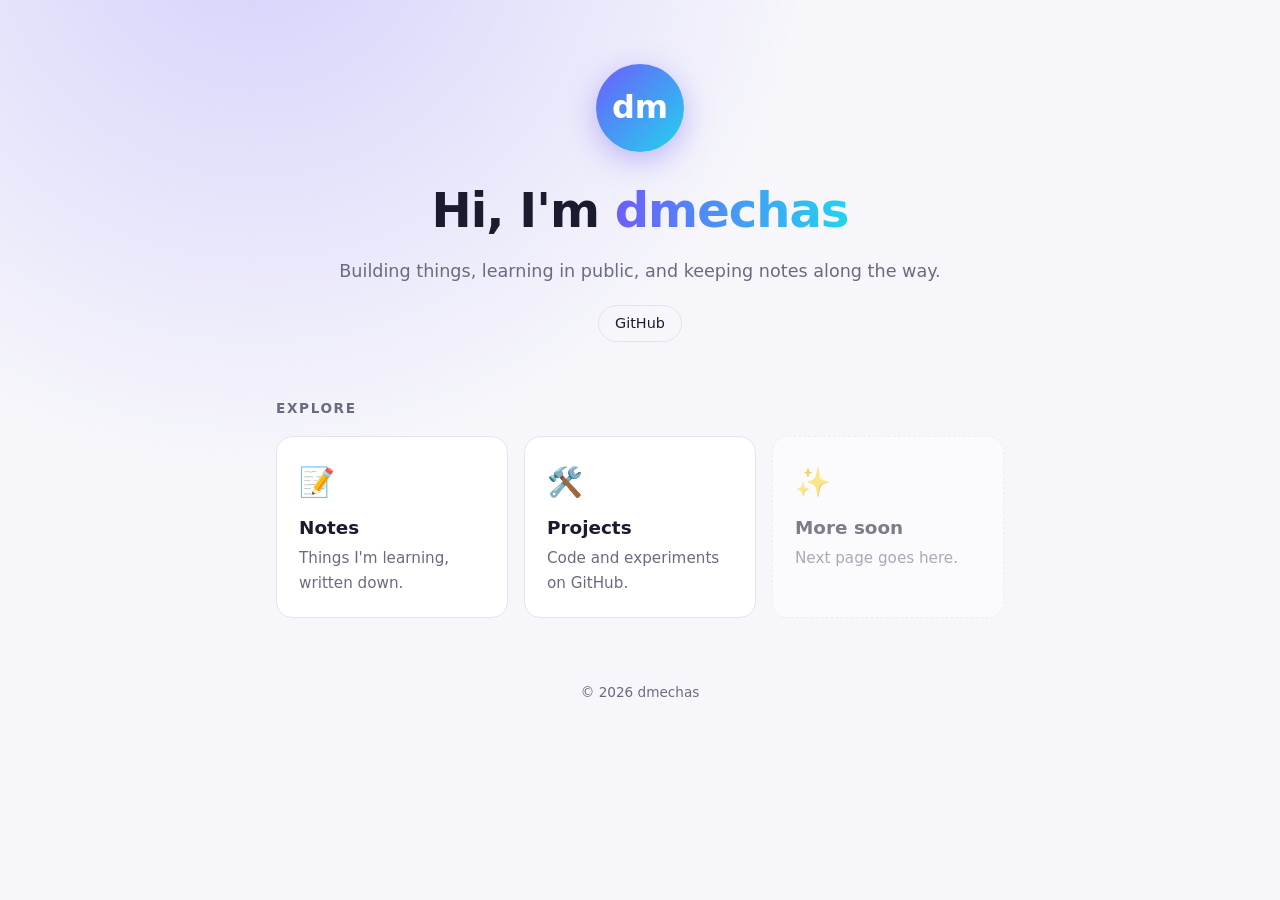
<file: index.html>
<!doctype html>
<html lang="en">
<head>
  <meta charset="utf-8">
  <meta name="viewport" content="width=device-width, initial-scale=1">
  <title>dmechas</title>
  <meta name="description" content="Personal site of dmechas: notes, learnings and projects.">
  <link rel="stylesheet" href="style.css">
</head>
<body>
  <main class="wrap">
    <header class="hero">
      <div class="avatar" aria-hidden="true">dm</div>
      <h1>Hi, I'm <span class="accent">dmechas</span></h1>
      <p class="tagline">Building things, learning in public, and keeping notes along the way.</p>
      <nav class="social">
        <a href="https://github.com/dmechas">GitHub</a>
      </nav>
    </header>

    <section>
      <h2>Explore</h2>
      <div class="grid">
        <!-- Add a new card by copying one of these <a> blocks. -->
        <a class="card" href="https://dmechas.github.io/notes/">
          <span class="emoji">📝</span>
          <h3>Notes</h3>
          <p>Things I'm learning, written down.</p>
        </a>
        <a class="card" href="https://github.com/dmechas?tab=repositories">
          <span class="emoji">🛠️</span>
          <h3>Projects</h3>
          <p>Code and experiments on GitHub.</p>
        </a>
        <a class="card soon" aria-disabled="true">
          <span class="emoji">✨</span>
          <h3>More soon</h3>
          <p>Next page goes here.</p>
        </a>
      </div>
    </section>

    <footer>© <span id="year"></span> dmechas</footer>
  </main>
  <script>document.getElementById('year').textContent = new Date().getFullYear();</script>
</body>
</html>
</file>
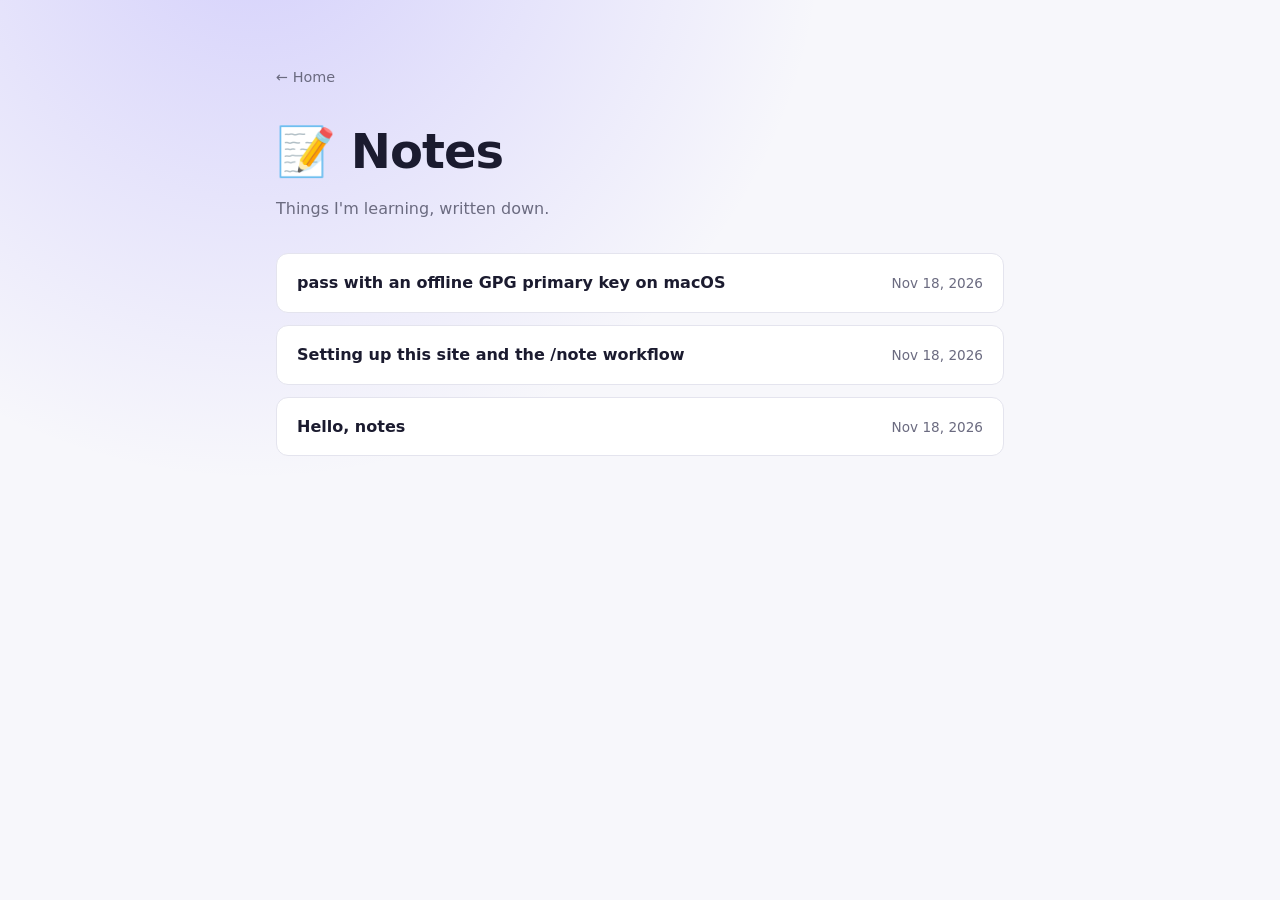
<file: notes/index.html>
<!doctype html>
<html lang="en">
<head>
  <meta charset="utf-8">
  <meta name="viewport" content="width=device-width, initial-scale=1">
  <title>Notes · dmechas</title>
  <meta name="description" content="Things I'm learning, written down.">
  <link rel="stylesheet" href="../style.css">
</head>
<body>
  <main class="wrap">
    <a class="back" href="../">← Home</a>
    <header class="page-title">
      <h1>📝 Notes</h1>
      <p>Things I'm learning, written down.</p>
    </header>

    <!-- Newest first. Add a new note by copying an <li> block. -->
    <ul class="notes">
      <li>
        <a href="pass-with-an-offline-gpg-primary-key-on-macos.html">
          <span class="title">pass with an offline GPG primary key on macOS</span>
          <time datetime="2026-11-18">Nov 18, 2026</time>
        </a>
      </li>
      <li>
        <a href="setting-up-this-site-and-the-note-workflow.html">
          <span class="title">Setting up this site and the /note workflow</span>
          <time datetime="2026-11-18">Nov 18, 2026</time>
        </a>
      </li>
      <li>
        <a href="hello-world.html">
          <span class="title">Hello, notes</span>
          <time datetime="2026-11-18">Nov 18, 2026</time>
        </a>
      </li>
    </ul>
  </main>
</body>
</html>
</file>
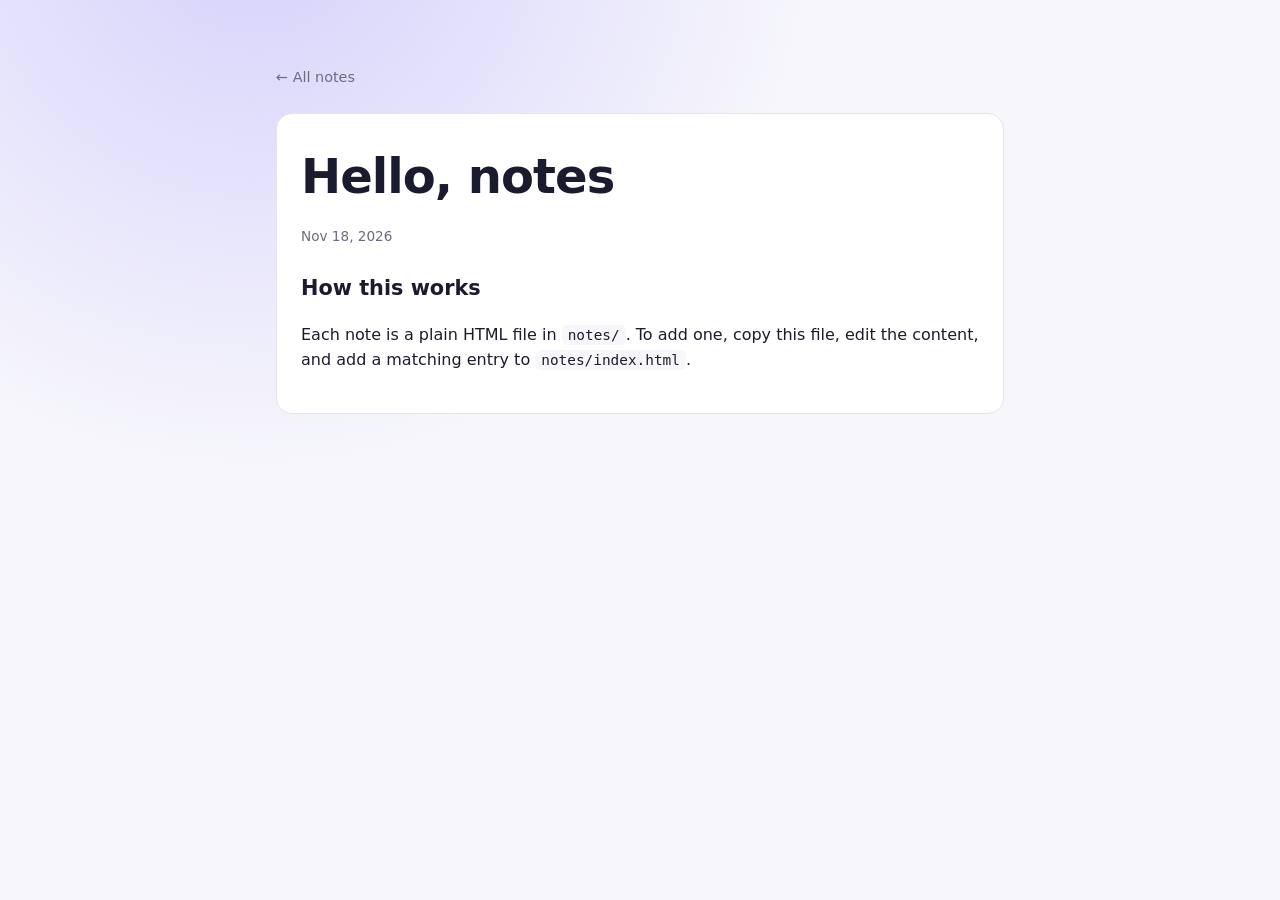
<file: notes/hello-world.html>
<!doctype html>
<html lang="en">
<head>
  <meta charset="utf-8">
  <meta name="viewport" content="width=device-width, initial-scale=1">
  <title>Hello, notes · dmechas</title>
  <link rel="stylesheet" href="../style.css">
</head>
<body>
  <main class="wrap">
    <a class="back" href="./">← All notes</a>
    <article class="article">
      <h1>Hello, notes</h1>
      <time datetime="2026-11-18">Nov 18, 2026</time>
      <h2>How this works</h2>
      <p>Each note is a plain HTML file in <code>notes/</code>. To add one, copy this file, edit the content, and add a matching entry to <code>notes/index.html</code>.</p>
    </article>
  </main>
</body>
</html>
</file>
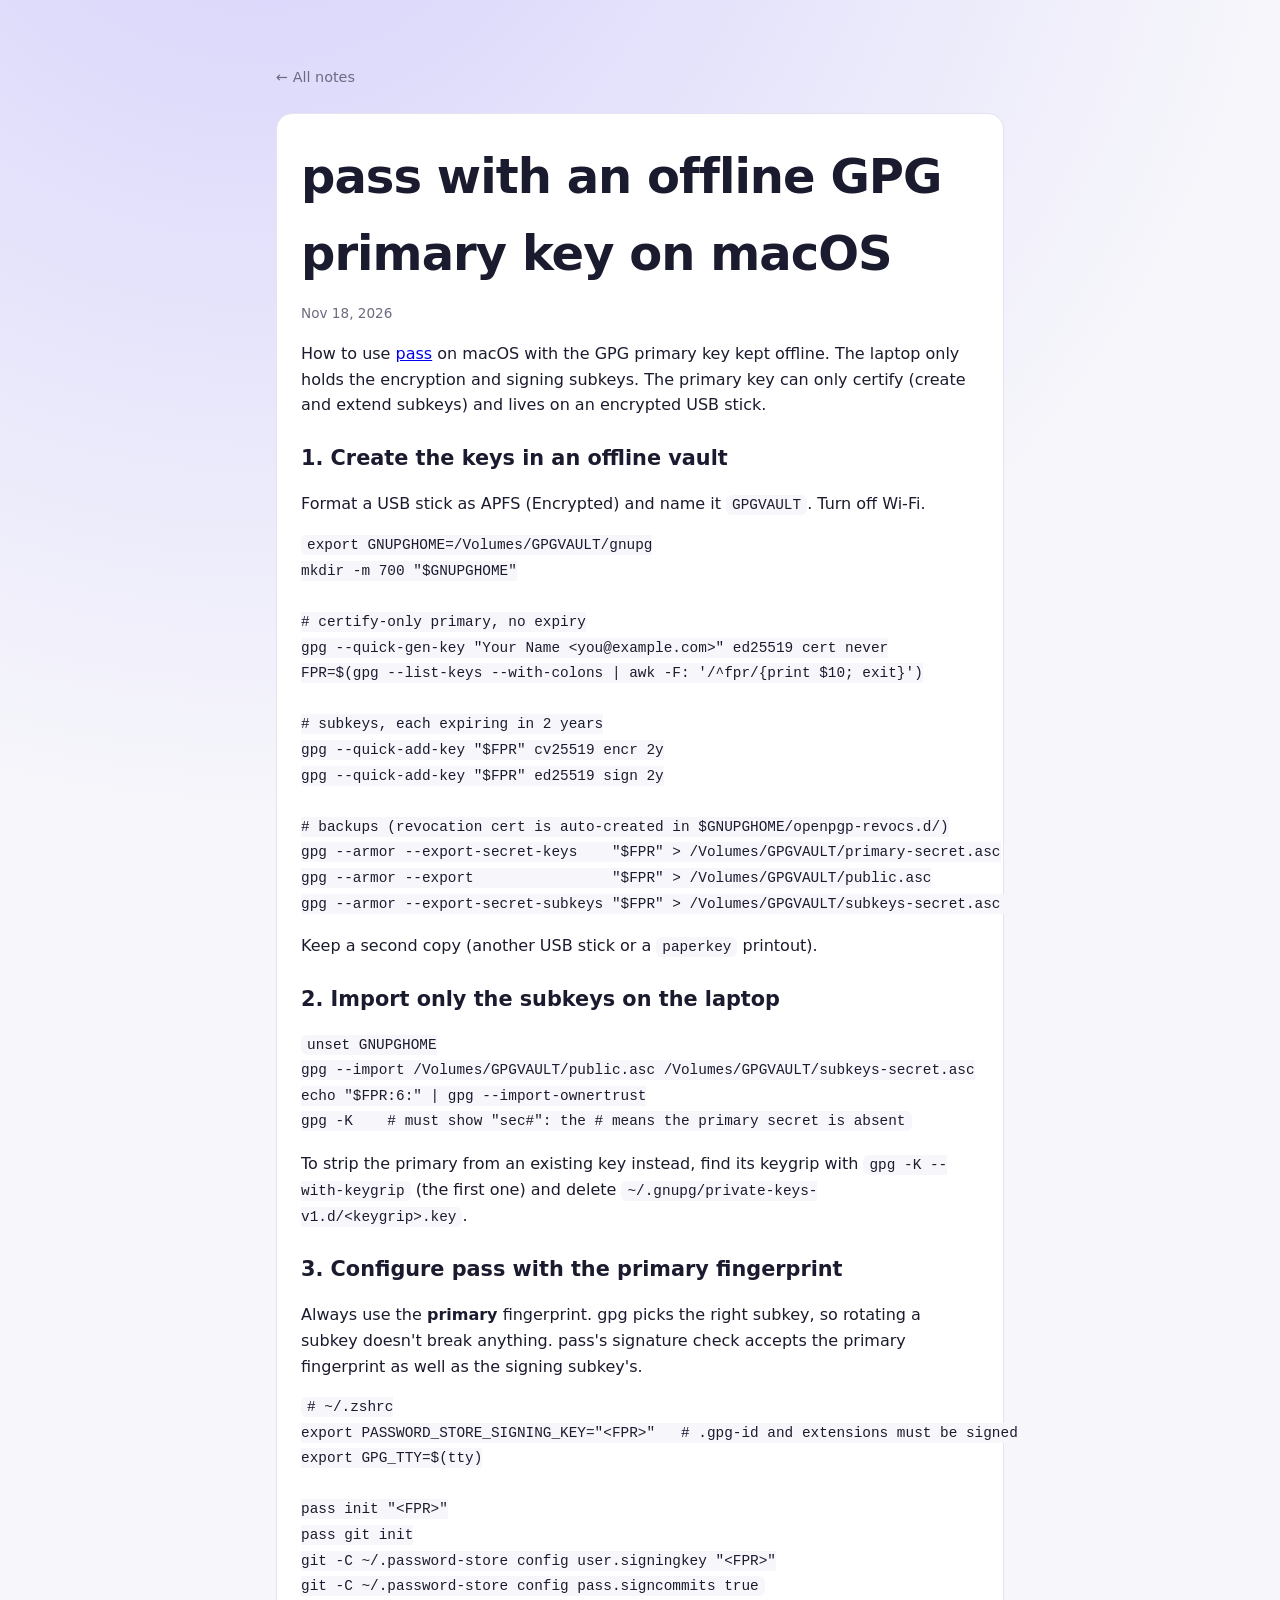
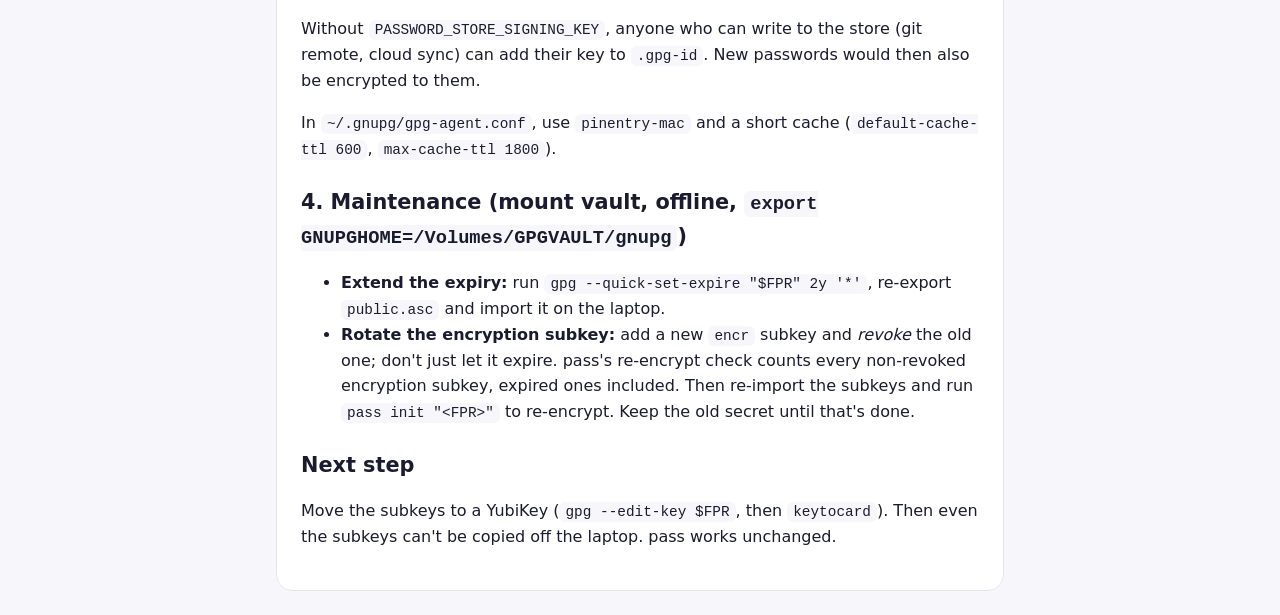
<file: notes/pass-with-an-offline-gpg-primary-key-on-macos.html>
<!doctype html>
<html lang="en">
<head>
  <meta charset="utf-8">
  <meta name="viewport" content="width=device-width, initial-scale=1">
  <title>pass with an offline GPG primary key on macOS · dmechas</title>
  <link rel="stylesheet" href="../style.css">
</head>
<body>
  <main class="wrap">
    <a class="back" href="./">← All notes</a>
    <article class="article">
      <h1>pass with an offline GPG primary key on macOS</h1>
      <time datetime="2026-11-18">Nov 18, 2026</time>
      <p>How to use <a href="https://www.passwordstore.org/">pass</a> on macOS with the GPG primary key kept offline. The laptop only holds the encryption and signing subkeys. The primary key can only certify (create and extend subkeys) and lives on an encrypted USB stick.</p>

      <h2>1. Create the keys in an offline vault</h2>
      <p>Format a USB stick as APFS (Encrypted) and name it <code>GPGVAULT</code>. Turn off Wi-Fi.</p>
      <pre><code>export GNUPGHOME=/Volumes/GPGVAULT/gnupg
mkdir -m 700 "$GNUPGHOME"

# certify-only primary, no expiry
gpg --quick-gen-key "Your Name &lt;you@example.com&gt;" ed25519 cert never
FPR=$(gpg --list-keys --with-colons | awk -F: '/^fpr/{print $10; exit}')

# subkeys, each expiring in 2 years
gpg --quick-add-key "$FPR" cv25519 encr 2y
gpg --quick-add-key "$FPR" ed25519 sign 2y

# backups (revocation cert is auto-created in $GNUPGHOME/openpgp-revocs.d/)
gpg --armor --export-secret-keys    "$FPR" &gt; /Volumes/GPGVAULT/primary-secret.asc
gpg --armor --export                "$FPR" &gt; /Volumes/GPGVAULT/public.asc
gpg --armor --export-secret-subkeys "$FPR" &gt; /Volumes/GPGVAULT/subkeys-secret.asc</code></pre>
      <p>Keep a second copy (another USB stick or a <code>paperkey</code> printout).</p>

      <h2>2. Import only the subkeys on the laptop</h2>
      <pre><code>unset GNUPGHOME
gpg --import /Volumes/GPGVAULT/public.asc /Volumes/GPGVAULT/subkeys-secret.asc
echo "$FPR:6:" | gpg --import-ownertrust
gpg -K    # must show "sec#": the # means the primary secret is absent</code></pre>
      <p>To strip the primary from an existing key instead, find its keygrip with <code>gpg -K --with-keygrip</code> (the first one) and delete <code>~/.gnupg/private-keys-v1.d/&lt;keygrip&gt;.key</code>.</p>

      <h2>3. Configure pass with the primary fingerprint</h2>
      <p>Always use the <strong>primary</strong> fingerprint. gpg picks the right subkey, so rotating a subkey doesn't break anything. pass's signature check accepts the primary fingerprint as well as the signing subkey's.</p>
      <pre><code># ~/.zshrc
export PASSWORD_STORE_SIGNING_KEY="&lt;FPR&gt;"   # .gpg-id and extensions must be signed
export GPG_TTY=$(tty)

pass init "&lt;FPR&gt;"
pass git init
git -C ~/.password-store config user.signingkey "&lt;FPR&gt;"
git -C ~/.password-store config pass.signcommits true</code></pre>
      <p>Without <code>PASSWORD_STORE_SIGNING_KEY</code>, anyone who can write to the store (git remote, cloud sync) can add their key to <code>.gpg-id</code>. New passwords would then also be encrypted to them.</p>
      <p>In <code>~/.gnupg/gpg-agent.conf</code>, use <code>pinentry-mac</code> and a short cache (<code>default-cache-ttl 600</code>, <code>max-cache-ttl 1800</code>).</p>

      <h2>4. Maintenance (mount vault, offline, <code>export GNUPGHOME=/Volumes/GPGVAULT/gnupg</code>)</h2>
      <ul>
        <li><strong>Extend the expiry:</strong> run <code>gpg --quick-set-expire "$FPR" 2y '*'</code>, re-export <code>public.asc</code> and import it on the laptop.</li>
        <li><strong>Rotate the encryption subkey:</strong> add a new <code>encr</code> subkey and <em>revoke</em> the old one; don't just let it expire. pass's re-encrypt check counts every non-revoked encryption subkey, expired ones included. Then re-import the subkeys and run <code>pass init "&lt;FPR&gt;"</code> to re-encrypt. Keep the old secret until that's done.</li>
      </ul>

      <h2>Next step</h2>
      <p>Move the subkeys to a YubiKey (<code>gpg --edit-key $FPR</code>, then <code>keytocard</code>). Then even the subkeys can't be copied off the laptop. pass works unchanged.</p>
    </article>
  </main>
</body>
</html>
</file>
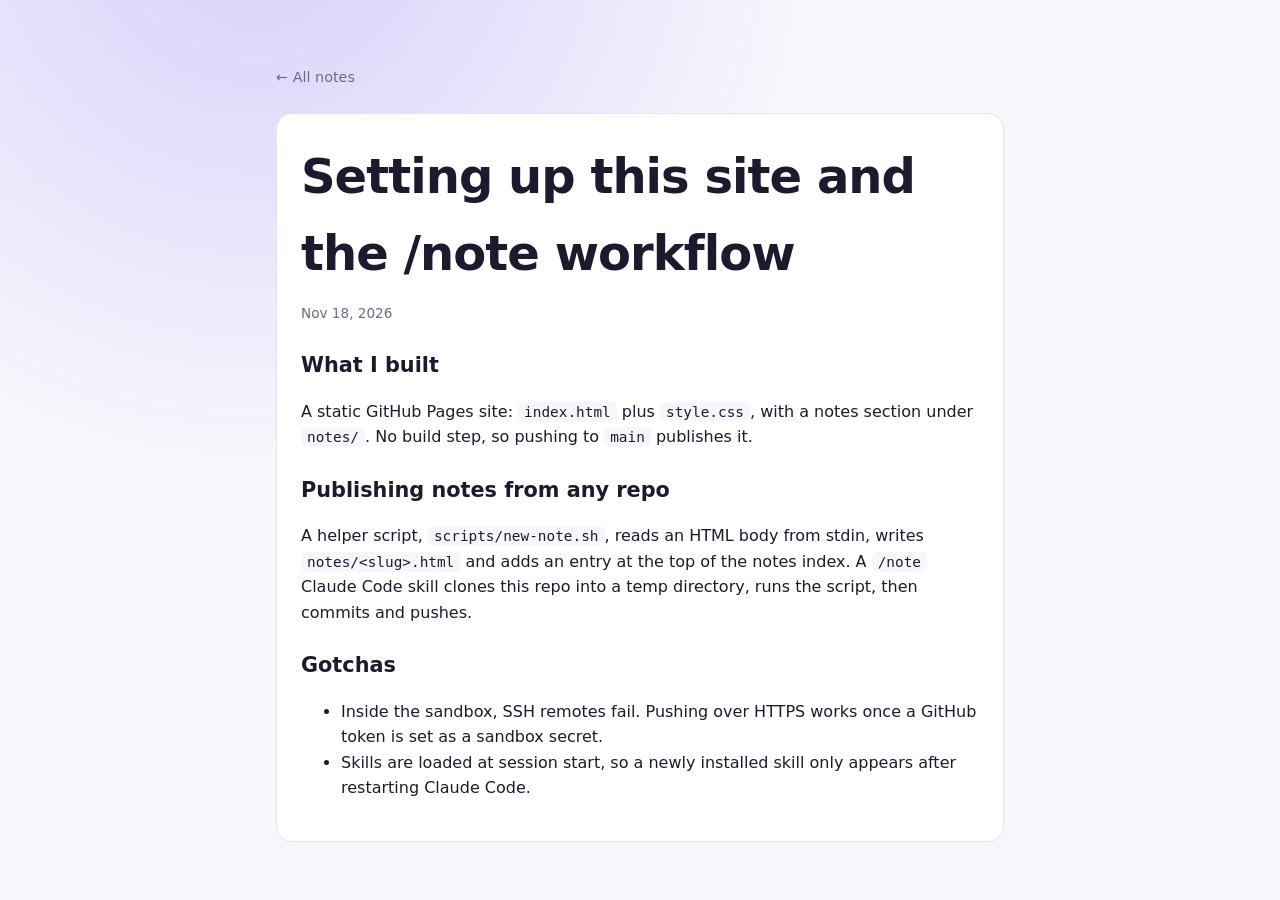
<file: notes/setting-up-this-site-and-the-note-workflow.html>
<!doctype html>
<html lang="en">
<head>
  <meta charset="utf-8">
  <meta name="viewport" content="width=device-width, initial-scale=1">
  <title>Setting up this site and the /note workflow · dmechas</title>
  <link rel="stylesheet" href="../style.css">
</head>
<body>
  <main class="wrap">
    <a class="back" href="./">← All notes</a>
    <article class="article">
      <h1>Setting up this site and the /note workflow</h1>
      <time datetime="2026-11-18">Nov 18, 2026</time>
      <h2>What I built</h2>
      <p>A static GitHub Pages site: <code>index.html</code> plus <code>style.css</code>, with a notes section under <code>notes/</code>. No build step, so pushing to <code>main</code> publishes it.</p>
      <h2>Publishing notes from any repo</h2>
      <p>A helper script, <code>scripts/new-note.sh</code>, reads an HTML body from stdin, writes <code>notes/&lt;slug&gt;.html</code> and adds an entry at the top of the notes index. A <code>/note</code> Claude Code skill clones this repo into a temp directory, runs the script, then commits and pushes.</p>
      <h2>Gotchas</h2>
      <ul>
        <li>Inside the sandbox, SSH remotes fail. Pushing over HTTPS works once a GitHub token is set as a sandbox secret.</li>
        <li>Skills are loaded at session start, so a newly installed skill only appears after restarting Claude Code.</li>
      </ul>
    </article>
  </main>
</body>
</html>
</file>
<file: style.css>
:root {
  --bg: #f7f7fb;
  --fg: #1b1b2f;
  --muted: #6b6b80;
  --card: #ffffff;
  --border: #e4e4ee;
  --accent: #6d5dfc;
  --accent2: #22d3ee;
}
@media (prefers-color-scheme: dark) {
  :root {
    --bg: #0f0f1a;
    --fg: #ececf6;
    --muted: #9a9ab2;
    --card: #181826;
    --border: #2a2a40;
  }
}
* { box-sizing: border-box; }
body {
  margin: 0;
  background: var(--bg);
  color: var(--fg);
  font: 16px/1.6 system-ui, -apple-system, "Segoe UI", Roboto, sans-serif;
  min-height: 100vh;
  background-image: radial-gradient(circle at 20% -10%, color-mix(in srgb, var(--accent) 25%, transparent), transparent 40%);
  background-repeat: no-repeat;
}
.wrap { max-width: 760px; margin: 0 auto; padding: 64px 16px 32px; }
.hero { text-align: center; margin-bottom: 56px; }
.avatar {
  width: 88px; height: 88px; margin: 0 auto 20px;
  display: grid; place-items: center;
  border-radius: 50%;
  font-size: 32px; font-weight: 700; color: #fff;
  background: linear-gradient(135deg, var(--accent), var(--accent2));
  box-shadow: 0 8px 30px color-mix(in srgb, var(--accent) 40%, transparent);
}
h1 { font-size: clamp(2rem, 6vw, 3rem); margin: 0 0 8px; letter-spacing: -0.02em; }
.accent {
  background: linear-gradient(90deg, var(--accent), var(--accent2));
  -webkit-background-clip: text; background-clip: text; color: transparent;
}
.tagline { color: var(--muted); font-size: 1.1rem; margin: 0 0 20px; }
.social a {
  display: inline-block; padding: 6px 16px; margin: 0 4px;
  border: 1px solid var(--border); border-radius: 999px;
  color: var(--fg); text-decoration: none; font-size: 0.9rem;
  transition: border-color .2s, transform .2s;
}
.social a:hover { border-color: var(--accent); transform: translateY(-2px); }
h2 { font-size: 0.85rem; text-transform: uppercase; letter-spacing: .12em; color: var(--muted); margin: 0 0 16px; }
.grid { display: grid; gap: 16px; grid-template-columns: repeat(auto-fit, minmax(210px, 1fr)); }
.card {
  display: block; padding: 22px;
  background: var(--card); border: 1px solid var(--border); border-radius: 16px;
  color: inherit; text-decoration: none;
  transition: transform .2s, border-color .2s, box-shadow .2s;
}
.card:hover {
  transform: translateY(-4px); border-color: var(--accent);
  box-shadow: 0 12px 30px color-mix(in srgb, var(--accent) 18%, transparent);
}
.card .emoji { font-size: 1.8rem; }
.card h3 { margin: 8px 0 4px; font-size: 1.15rem; }
.card p { margin: 0; color: var(--muted); font-size: 0.95rem; }
.card.soon { opacity: .55; border-style: dashed; pointer-events: none; }
footer { margin-top: 64px; text-align: center; color: var(--muted); font-size: 0.85rem; }

/* Notes */
.back { display: inline-block; margin-bottom: 24px; color: var(--muted); text-decoration: none; font-size: 0.9rem; }
.back:hover { color: var(--accent); }
.page-title { text-align: left; margin-bottom: 32px; }
.page-title h1 { margin: 0 0 6px; }
.page-title p { margin: 0; color: var(--muted); }
.notes { list-style: none; margin: 0; padding: 0; display: grid; gap: 12px; }
.notes a {
  display: flex; justify-content: space-between; gap: 16px; align-items: baseline;
  padding: 16px 20px; background: var(--card); border: 1px solid var(--border);
  border-radius: 12px; color: inherit; text-decoration: none;
  transition: transform .2s, border-color .2s;
}
.notes a:hover { transform: translateY(-2px); border-color: var(--accent); }
.notes .title { font-weight: 600; }
.notes time { color: var(--muted); font-size: 0.85rem; white-space: nowrap; }
.article { background: var(--card); border: 1px solid var(--border); border-radius: 16px; padding: 24px; }
.article h2 { text-transform: none; letter-spacing: 0; font-size: 1.3rem; color: var(--fg); margin: 24px 0 8px; }
.article time { color: var(--muted); font-size: 0.85rem; }
.article code { background: var(--bg); padding: 2px 6px; border-radius: 6px; font-size: 0.9em; }
</file>
